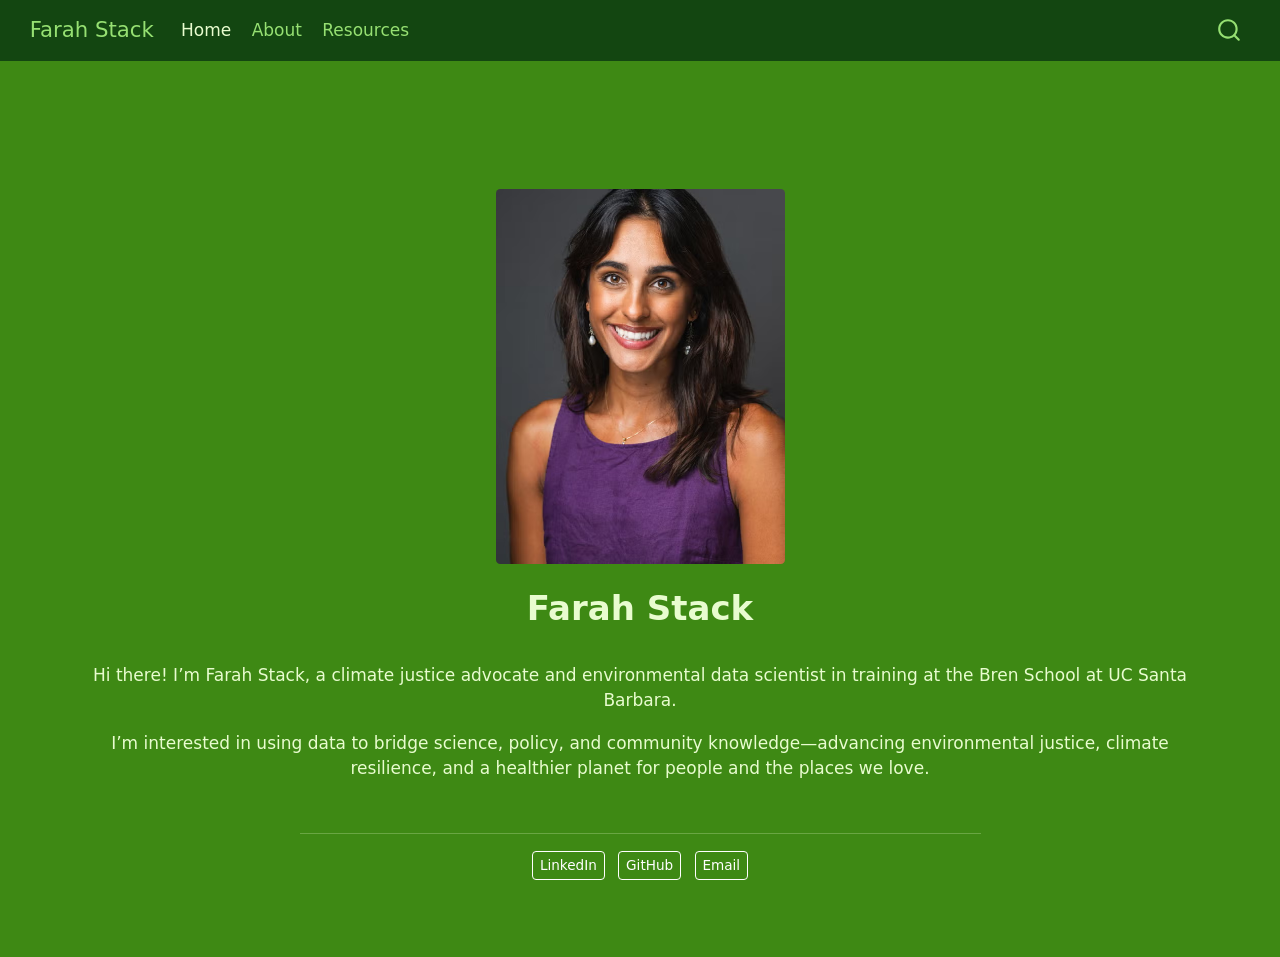
<file: docs/index.html>
<!DOCTYPE html>
<html xmlns="http://www.w3.org/1999/xhtml" lang="en" xml:lang="en"><head>

<meta charset="utf-8">
<meta name="generator" content="quarto-1.10.18">

<meta name="viewport" content="width=device-width, initial-scale=1.0, user-scalable=yes">


<title>Farah Stack</title>
<style>
/* Default styles provided by pandoc.
** See https://pandoc.org/MANUAL.html#variables-for-html for config info.
*/
span.smallcaps{font-variant: small-caps;}
div.columns{display: flex; gap: 1.5em;}
div.column{flex: auto;}
@media screen {
div.columns{gap: min(4vw, 1.5em);}
div.column{overflow-x: auto;}
}
div.hanging-indent{margin-left: 1.5em; text-indent: -1.5em;}
ul.task-list{list-style: none;}
ul.task-list li input[type="checkbox"] {
  width: 0.8em;
  margin: 0 0.8em 0.2em -1em; /* quarto-specific, see https://github.com/quarto-dev/quarto-cli/issues/4556 */ 
  vertical-align: middle;
}
</style>


<script src="site_libs/quarto-nav/quarto-nav.js"></script>
<script src="site_libs/quarto-nav/headroom.min.js"></script>
<script src="site_libs/clipboard/clipboard.min.js"></script>
<script src="site_libs/quarto-search/autocomplete.umd.js"></script>
<script src="site_libs/quarto-search/fuse.min.js"></script>
<script src="site_libs/quarto-search/quarto-search.js"></script>
<meta name="quarto:offset" content="./">
<script src="site_libs/quarto-html/quarto.js" type="module"></script>
<script src="site_libs/quarto-html/tabsets/tabsets.js" type="module"></script>
<script src="site_libs/quarto-html/popper.min.js"></script>
<script src="site_libs/quarto-html/tippy.umd.min.js"></script>
<link href="site_libs/quarto-html/tippy.css" rel="stylesheet">
<link href="site_libs/quarto-html/quarto-syntax-highlighting-dark-b85bc7c33db8c58e0ec93c3465666fed.css" rel="stylesheet" id="quarto-text-highlighting-styles">
<script src="site_libs/bootstrap/bootstrap.min.js"></script>
<link href="site_libs/bootstrap/bootstrap-icons.css" rel="stylesheet">
<link href="site_libs/bootstrap/bootstrap-62df03221026f97686e258c7f0c2fc82.min.css" rel="stylesheet" append-hash="true" id="quarto-bootstrap" data-mode="dark">
<script id="quarto-search-options" type="application/json">{
  "location": "navbar",
  "copy-button": false,
  "collapse-after": 3,
  "panel-placement": "end",
  "type": "overlay",
  "limit": 50,
  "keyboard-shortcut": [
    "f",
    "/",
    "s"
  ],
  "show-item-context": false,
  "language": {
    "search-no-results-text": "No results",
    "search-matching-documents-text": "matching documents",
    "search-copy-link-title": "Copy link to search",
    "search-hide-matches-text": "Hide additional matches",
    "search-more-match-text": "more match in this document",
    "search-more-matches-text": "more matches in this document",
    "search-clear-button-title": "Clear",
    "search-text-placeholder": "",
    "search-detached-cancel-button-title": "Cancel",
    "search-submit-button-title": "Submit",
    "search-label": "Search"
  }
}</script>


</head>

<body class="nav-fixed quarto-light">

<div id="quarto-search-results"></div>
  <header id="quarto-header" class="headroom fixed-top">
    <nav class="navbar navbar-expand-lg " data-bs-theme="dark">
      <div class="navbar-container container-fluid">
      <div class="navbar-brand-container mx-auto">
    <a class="navbar-brand" href="./index.html">
    <span class="navbar-title">Farah Stack</span>
    </a>
  </div>
            <div id="quarto-search" class="" title="Search"></div>
          <button class="navbar-toggler" type="button" data-bs-toggle="collapse" data-bs-target="#navbarCollapse" aria-controls="navbarCollapse" role="menu" aria-expanded="false" aria-label="Toggle navigation" onclick="if (window.quartoToggleHeadroom) { window.quartoToggleHeadroom(); }">
  <span class="navbar-toggler-icon"></span>
</button>
          <div class="collapse navbar-collapse" id="navbarCollapse">
            <ul class="navbar-nav navbar-nav-scroll me-auto">
  <li class="nav-item">
    <a class="nav-link active" href="./index.html" aria-current="page"> 
<span class="menu-text">Home</span></a>
  </li>  
  <li class="nav-item">
    <a class="nav-link" href="./about.html"> 
<span class="menu-text">About</span></a>
  </li>  
  <li class="nav-item">
    <a class="nav-link" href="./resources.html"> 
<span class="menu-text">Resources</span></a>
  </li>  
</ul>
          </div> <!-- /navcollapse -->
            <div class="quarto-navbar-tools">
</div>
      </div> <!-- /container-fluid -->
    </nav>
</header>
<!-- content -->
<div id="quarto-content" class="quarto-container page-columns page-rows-contents page-layout-full page-navbar">
<!-- sidebar -->
<!-- margin-sidebar -->
    
<!-- main -->
<div class="quarto-about-jolla column-page">
  <img src="media/headshot.avif" class="about-image
  rounded " style="width: 17em;">
 <header id="title-block-header" class="quarto-title-block default">
<div class="quarto-title">
<h1 class="title">Farah Stack</h1>
</div>
<div class="quarto-title-meta column-page">
  </div>
</header><main class="content column-page" id="quarto-document-content">
<p>Hi there! I’m Farah Stack, a climate justice advocate and environmental data scientist in training at the Bren School at UC Santa Barbara.</p>
<p>I’m interested in using data to bridge science, policy, and community knowledge—advancing environmental justice, climate resilience, and a healthier planet for people and the places we love.</p>


</main> 
  <hr class="about-sep">
   <div class="about-links">
  <a href="https://www.linkedin.com/in/farahstack/" class="about-link" rel="" target="_blank">
     <span class="about-link-text">LinkedIn</span>
  </a>
  <a href="https://github.com/farahjstack" class="about-link" rel="" target="_blank">
     <span class="about-link-text">GitHub</span>
  </a>
  <a href="mailto:farahjstack@gmail.com" class="about-link" rel="" target="">
     <span class="about-link-text">Email</span>
  </a>
</div>
</div>
 <!-- /main -->
<script id="quarto-html-after-body" type="application/javascript">
  window.document.addEventListener("DOMContentLoaded", function (event) {
    const isCodeAnnotation = (el) => {
      for (const clz of el.classList) {
        if (clz.startsWith('code-annotation-')) {                     
          return true;
        }
      }
      return false;
    }
    const onCopySuccess = function(e) {
      // button target
      const button = e.trigger;
      // don't keep focus
      button.blur();
      // flash "checked"
      button.classList.add('code-copy-button-checked');
      var currentTitle = button.getAttribute("title");
      button.setAttribute("title", "Copied!");
      let tooltip;
      if (window.bootstrap) {
        button.setAttribute("data-bs-toggle", "tooltip");
        button.setAttribute("data-bs-placement", "left");
        button.setAttribute("data-bs-title", "Copied!");
        tooltip = new bootstrap.Tooltip(button, 
          { trigger: "manual", 
            customClass: "code-copy-button-tooltip",
            offset: [0, -8]});
        tooltip.show();    
      }
      setTimeout(function() {
        if (tooltip) {
          tooltip.hide();
          button.removeAttribute("data-bs-title");
          button.removeAttribute("data-bs-toggle");
          button.removeAttribute("data-bs-placement");
        }
        button.setAttribute("title", currentTitle);
        button.classList.remove('code-copy-button-checked');
      }, 1000);
      // clear code selection
      e.clearSelection();
    }
    const getTextToCopy = function(trigger) {
      const outerScaffold = trigger.parentElement.cloneNode(true);
      const codeEl = outerScaffold.querySelector('code');
      for (const childEl of codeEl.children) {
        if (isCodeAnnotation(childEl)) {
          childEl.remove();
        }
      }
      return codeEl.innerText;
    }
    const clipboard = new window.ClipboardJS('.code-copy-button:not([data-in-quarto-modal])', {
      text: getTextToCopy
    });
    clipboard.on('success', onCopySuccess);
    if (window.document.getElementById('quarto-embedded-source-code-modal')) {
      const clipboardModal = new window.ClipboardJS('.code-copy-button[data-in-quarto-modal]', {
        text: getTextToCopy,
        container: window.document.getElementById('quarto-embedded-source-code-modal')
      });
      clipboardModal.on('success', onCopySuccess);
    }
      var localhostRegex = new RegExp(/^(?:http|https):\/\/localhost\:?[0-9]*\//);
      var mailtoRegex = new RegExp(/^mailto:/);
        var filterRegex = new RegExp('/' + window.location.host + '/');
      var isInternal = (href) => {
          return filterRegex.test(href) || localhostRegex.test(href) || mailtoRegex.test(href);
      }
      // Inspect non-navigation links and adorn them if external
     var links = window.document.querySelectorAll('a[href]:not(.nav-link):not(.navbar-brand):not(.toc-action):not(.sidebar-link):not(.sidebar-item-toggle):not(.pagination-link):not(.no-external):not([aria-hidden]):not(.dropdown-item):not(.quarto-navigation-tool):not(.about-link)');
      for (var i=0; i<links.length; i++) {
        const link = links[i];
        if (!isInternal(link.href)) {
          // undo the damage that might have been done by quarto-nav.js in the case of
          // links that we want to consider external
          if (link.dataset.originalHref !== undefined) {
            link.href = link.dataset.originalHref;
          }
        }
      }
    function tippyHover(el, contentFn, onTriggerFn, onUntriggerFn) {
      const config = {
        allowHTML: true,
        maxWidth: 500,
        delay: 100,
        arrow: false,
        appendTo: function(el) {
            return el.parentElement;
        },
        interactive: true,
        interactiveBorder: 10,
        theme: 'quarto',
        placement: 'bottom-start',
      };
      if (contentFn) {
        config.content = contentFn;
      }
      if (onTriggerFn) {
        config.onTrigger = onTriggerFn;
      }
      if (onUntriggerFn) {
        config.onUntrigger = onUntriggerFn;
      }
      window.tippy(el, config); 
    }
    const noterefs = window.document.querySelectorAll('a[role="doc-noteref"]');
    for (var i=0; i<noterefs.length; i++) {
      const ref = noterefs[i];
      tippyHover(ref, function() {
        // use id or data attribute instead here
        let href = ref.getAttribute('data-footnote-href') || ref.getAttribute('href');
        try { href = new URL(href).hash; } catch {}
        const id = href.replace(/^#\/?/, "");
        const note = window.document.getElementById(id);
        if (note) {
          return note.innerHTML;
        } else {
          return "";
        }
      });
    }
    const xrefs = window.document.querySelectorAll('a.quarto-xref');
    const processXRef = (id, note) => {
      // Strip column container classes
      const stripColumnClz = (el) => {
        el.classList.remove("page-full", "page-columns");
        if (el.children) {
          for (const child of el.children) {
            stripColumnClz(child);
          }
        }
      }
      stripColumnClz(note)
      if (id === null || id.startsWith('sec-')) {
        // Special case sections, only their first couple elements
        const container = document.createElement("div");
        if (note.children && note.children.length > 2) {
          container.appendChild(note.children[0].cloneNode(true));
          for (let i = 1; i < note.children.length; i++) {
            const child = note.children[i];
            if (child.tagName === "P" && child.innerText === "") {
              continue;
            } else {
              container.appendChild(child.cloneNode(true));
              break;
            }
          }
          if (window.Quarto?.typesetMath) {
            window.Quarto.typesetMath(container);
          }
          return container.innerHTML
        } else {
          if (window.Quarto?.typesetMath) {
            window.Quarto.typesetMath(note);
          }
          return note.innerHTML;
        }
      } else {
        // Remove any anchor links if they are present
        const anchorLink = note.querySelector('a.anchorjs-link');
        if (anchorLink) {
          anchorLink.remove();
        }
        if (window.Quarto?.typesetMath) {
          window.Quarto.typesetMath(note);
        }
        if (note.classList.contains("callout")) {
          return note.outerHTML;
        } else {
          return note.innerHTML;
        }
      }
    }
    for (var i=0; i<xrefs.length; i++) {
      const xref = xrefs[i];
      tippyHover(xref, undefined, function(instance) {
        instance.disable();
        let url = xref.getAttribute('href');
        let hash = undefined; 
        if (url.startsWith('#')) {
          hash = url;
        } else {
          try { hash = new URL(url).hash; } catch {}
        }
        if (hash) {
          const id = hash.replace(/^#\/?/, "");
          const note = window.document.getElementById(id);
          if (note !== null) {
            try {
              const html = processXRef(id, note.cloneNode(true));
              instance.setContent(html);
            } finally {
              instance.enable();
              instance.show();
            }
          } else {
            // See if we can fetch this
            fetch(url.split('#')[0])
            .then(res => res.text())
            .then(html => {
              const parser = new DOMParser();
              const htmlDoc = parser.parseFromString(html, "text/html");
              const note = htmlDoc.getElementById(id);
              if (note !== null) {
                const html = processXRef(id, note);
                instance.setContent(html);
              } 
            }).finally(() => {
              instance.enable();
              instance.show();
            });
          }
        } else {
          // See if we can fetch a full url (with no hash to target)
          // This is a special case and we should probably do some content thinning / targeting
          fetch(url)
          .then(res => res.text())
          .then(html => {
            const parser = new DOMParser();
            const htmlDoc = parser.parseFromString(html, "text/html");
            const note = htmlDoc.querySelector('main.content');
            if (note !== null) {
              // This should only happen for chapter cross references
              // (since there is no id in the URL)
              // remove the first header
              if (note.children.length > 0 && note.children[0].tagName === "HEADER") {
                note.children[0].remove();
              }
              const html = processXRef(null, note);
              instance.setContent(html);
            } 
          }).finally(() => {
            instance.enable();
            instance.show();
          });
        }
      }, function(instance) {
      });
    }
        let selectedAnnoteEl;
        const selectorForAnnotation = ( cell, annotation) => {
          let cellAttr = 'data-code-cell="' + cell + '"';
          let lineAttr = 'data-code-annotation="' +  annotation + '"';
          const selector = 'span[' + cellAttr + '][' + lineAttr + ']';
          return selector;
        }
        const selectCodeLines = (annoteEl) => {
          const doc = window.document;
          const targetCell = annoteEl.getAttribute("data-target-cell");
          const targetAnnotation = annoteEl.getAttribute("data-target-annotation");
          const annoteSpan = window.document.querySelector(selectorForAnnotation(targetCell, targetAnnotation));
          const lines = annoteSpan.getAttribute("data-code-lines").split(",");
          const lineIds = lines.map((line) => {
            return targetCell + "-" + line;
          })
          let top = null;
          let height = null;
          let parent = null;
          if (lineIds.length > 0) {
              //compute the position of the single el (top and bottom and make a div)
              const el = window.document.getElementById(lineIds[0]);
              top = el.offsetTop;
              height = el.offsetHeight;
              parent = el.parentElement.parentElement;
            if (lineIds.length > 1) {
              const lastEl = window.document.getElementById(lineIds[lineIds.length - 1]);
              const bottom = lastEl.offsetTop + lastEl.offsetHeight;
              height = bottom - top;
            }
            if (top !== null && height !== null && parent !== null) {
              // cook up a div (if necessary) and position it 
              let div = window.document.getElementById("code-annotation-line-highlight");
              if (div === null) {
                div = window.document.createElement("div");
                div.setAttribute("id", "code-annotation-line-highlight");
                div.style.position = 'absolute';
                parent.appendChild(div);
              }
              div.style.top = top - 2 + "px";
              div.style.height = height + 4 + "px";
              div.style.left = 0;
              let gutterDiv = window.document.getElementById("code-annotation-line-highlight-gutter");
              if (gutterDiv === null) {
                gutterDiv = window.document.createElement("div");
                gutterDiv.setAttribute("id", "code-annotation-line-highlight-gutter");
                gutterDiv.style.position = 'absolute';
                const codeCell = window.document.getElementById(targetCell);
                const gutter = codeCell.querySelector('.code-annotation-gutter');
                gutter.appendChild(gutterDiv);
              }
              gutterDiv.style.top = top - 2 + "px";
              gutterDiv.style.height = height + 4 + "px";
            }
            selectedAnnoteEl = annoteEl;
          }
        };
        const unselectCodeLines = () => {
          const elementsIds = ["code-annotation-line-highlight", "code-annotation-line-highlight-gutter"];
          elementsIds.forEach((elId) => {
            const div = window.document.getElementById(elId);
            if (div) {
              div.remove();
            }
          });
          selectedAnnoteEl = undefined;
        };
          // Handle positioning of the toggle
      window.addEventListener(
        "resize",
        throttle(() => {
          elRect = undefined;
          if (selectedAnnoteEl) {
            selectCodeLines(selectedAnnoteEl);
          }
        }, 10)
      );
      function throttle(fn, ms) {
      let throttle = false;
      let timer;
        return (...args) => {
          if(!throttle) { // first call gets through
              fn.apply(this, args);
              throttle = true;
          } else { // all the others get throttled
              if(timer) clearTimeout(timer); // cancel #2
              timer = setTimeout(() => {
                fn.apply(this, args);
                timer = throttle = false;
              }, ms);
          }
        };
      }
        // Attach click handler to the DT
        const annoteDls = window.document.querySelectorAll('dt[data-target-cell]');
        for (const annoteDlNode of annoteDls) {
          annoteDlNode.addEventListener('click', (event) => {
            const clickedEl = event.target;
            if (clickedEl !== selectedAnnoteEl) {
              unselectCodeLines();
              const activeEl = window.document.querySelector('dt[data-target-cell].code-annotation-active');
              if (activeEl) {
                activeEl.classList.remove('code-annotation-active');
              }
              selectCodeLines(clickedEl);
              clickedEl.classList.add('code-annotation-active');
            } else {
              // Unselect the line
              unselectCodeLines();
              clickedEl.classList.remove('code-annotation-active');
            }
          });
        }
    const findCites = (el) => {
      const parentEl = el.parentElement;
      if (parentEl) {
        const cites = parentEl.dataset.cites;
        if (cites) {
          return {
            el,
            cites: cites.split(' ')
          };
        } else {
          return findCites(el.parentElement)
        }
      } else {
        return undefined;
      }
    };
    var bibliorefs = window.document.querySelectorAll('a[role="doc-biblioref"]');
    for (var i=0; i<bibliorefs.length; i++) {
      const ref = bibliorefs[i];
      const citeInfo = findCites(ref);
      if (citeInfo) {
        tippyHover(citeInfo.el, function() {
          var popup = window.document.createElement('div');
          citeInfo.cites.forEach(function(cite) {
            var citeDiv = window.document.createElement('div');
            citeDiv.classList.add('hanging-indent');
            citeDiv.classList.add('csl-entry');
            var biblioDiv = window.document.getElementById('ref-' + cite);
            if (biblioDiv) {
              citeDiv.innerHTML = biblioDiv.innerHTML;
            }
            popup.appendChild(citeDiv);
          });
          return popup.innerHTML;
        });
      }
    }
  });
  </script>
</div> <!-- /content -->




</body></html>
</file>
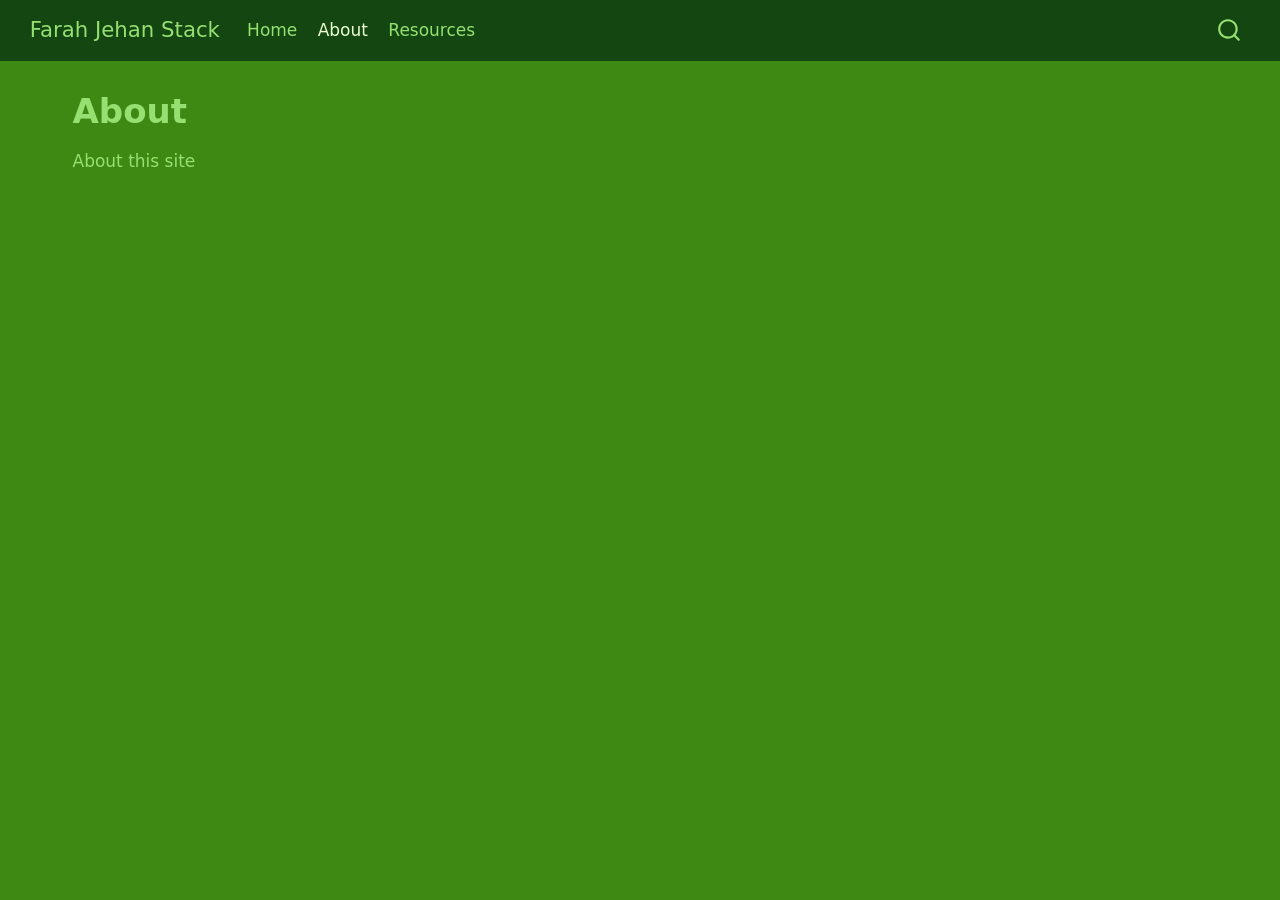
<file: docs/about.html>
<!DOCTYPE html>
<html xmlns="http://www.w3.org/1999/xhtml" lang="en" xml:lang="en"><head>

<meta charset="utf-8">
<meta name="generator" content="quarto-1.10.18">

<meta name="viewport" content="width=device-width, initial-scale=1.0, user-scalable=yes">


<title>About – Farah Jehan Stack</title>
<style>
/* Default styles provided by pandoc.
** See https://pandoc.org/MANUAL.html#variables-for-html for config info.
*/
span.smallcaps{font-variant: small-caps;}
div.columns{display: flex; gap: 1.5em;}
div.column{flex: auto;}
@media screen {
div.columns{gap: min(4vw, 1.5em);}
div.column{overflow-x: auto;}
}
div.hanging-indent{margin-left: 1.5em; text-indent: -1.5em;}
ul.task-list{list-style: none;}
ul.task-list li input[type="checkbox"] {
  width: 0.8em;
  margin: 0 0.8em 0.2em -1em; /* quarto-specific, see https://github.com/quarto-dev/quarto-cli/issues/4556 */ 
  vertical-align: middle;
}
</style>


<script src="site_libs/quarto-nav/quarto-nav.js"></script>
<script src="site_libs/quarto-nav/headroom.min.js"></script>
<script src="site_libs/clipboard/clipboard.min.js"></script>
<script src="site_libs/quarto-search/autocomplete.umd.js"></script>
<script src="site_libs/quarto-search/fuse.min.js"></script>
<script src="site_libs/quarto-search/quarto-search.js"></script>
<meta name="quarto:offset" content="./">
<script src="site_libs/quarto-html/quarto.js" type="module"></script>
<script src="site_libs/quarto-html/tabsets/tabsets.js" type="module"></script>
<script src="site_libs/quarto-html/popper.min.js"></script>
<script src="site_libs/quarto-html/tippy.umd.min.js"></script>
<script src="site_libs/quarto-html/anchor.min.js"></script>
<link href="site_libs/quarto-html/tippy.css" rel="stylesheet">
<link href="site_libs/quarto-html/quarto-syntax-highlighting-dark-b85bc7c33db8c58e0ec93c3465666fed.css" rel="stylesheet" id="quarto-text-highlighting-styles">
<script src="site_libs/bootstrap/bootstrap.min.js"></script>
<link href="site_libs/bootstrap/bootstrap-icons.css" rel="stylesheet">
<link href="site_libs/bootstrap/bootstrap-73042639978e218c9eb0e69f98ea576e.min.css" rel="stylesheet" append-hash="true" id="quarto-bootstrap" data-mode="dark">
<script id="quarto-search-options" type="application/json">{
  "location": "navbar",
  "copy-button": false,
  "collapse-after": 3,
  "panel-placement": "end",
  "type": "overlay",
  "limit": 50,
  "keyboard-shortcut": [
    "f",
    "/",
    "s"
  ],
  "show-item-context": false,
  "language": {
    "search-no-results-text": "No results",
    "search-matching-documents-text": "matching documents",
    "search-copy-link-title": "Copy link to search",
    "search-hide-matches-text": "Hide additional matches",
    "search-more-match-text": "more match in this document",
    "search-more-matches-text": "more matches in this document",
    "search-clear-button-title": "Clear",
    "search-text-placeholder": "",
    "search-detached-cancel-button-title": "Cancel",
    "search-submit-button-title": "Submit",
    "search-label": "Search"
  }
}</script>


</head>

<body class="nav-fixed quarto-light">

<div id="quarto-search-results"></div>
  <header id="quarto-header" class="headroom fixed-top">
    <nav class="navbar navbar-expand-lg " data-bs-theme="dark">
      <div class="navbar-container container-fluid">
      <div class="navbar-brand-container mx-auto">
    <a class="navbar-brand" href="./index.html">
    <span class="navbar-title">Farah Jehan Stack</span>
    </a>
  </div>
            <div id="quarto-search" class="" title="Search"></div>
          <button class="navbar-toggler" type="button" data-bs-toggle="collapse" data-bs-target="#navbarCollapse" aria-controls="navbarCollapse" role="menu" aria-expanded="false" aria-label="Toggle navigation" onclick="if (window.quartoToggleHeadroom) { window.quartoToggleHeadroom(); }">
  <span class="navbar-toggler-icon"></span>
</button>
          <div class="collapse navbar-collapse" id="navbarCollapse">
            <ul class="navbar-nav navbar-nav-scroll me-auto">
  <li class="nav-item">
    <a class="nav-link" href="./index.html"> 
<span class="menu-text">Home</span></a>
  </li>  
  <li class="nav-item">
    <a class="nav-link active" href="./about.html" aria-current="page"> 
<span class="menu-text">About</span></a>
  </li>  
  <li class="nav-item">
    <a class="nav-link" href="./resources.html"> 
<span class="menu-text">Resources</span></a>
  </li>  
</ul>
          </div> <!-- /navcollapse -->
            <div class="quarto-navbar-tools">
</div>
      </div> <!-- /container-fluid -->
    </nav>
</header>
<!-- content -->
<div id="quarto-content" class="quarto-container page-columns page-rows-contents page-layout-full page-navbar">
<!-- sidebar -->
<!-- margin-sidebar -->
    <div id="quarto-margin-sidebar" class="sidebar margin-sidebar zindex-bottom">
        
    </div>
<!-- main -->
<main class="content column-page" id="quarto-document-content">

<header id="title-block-header" class="quarto-title-block default">
<div class="quarto-title">
<h1 class="title">About</h1>
</div>



<div class="quarto-title-meta column-page">

    
  
    
  </div>
  


</header>


<p>About this site</p>



</main> <!-- /main -->
<script id="quarto-html-after-body" type="application/javascript">
  window.document.addEventListener("DOMContentLoaded", function (event) {
    const icon = "";
    const anchorJS = new window.AnchorJS();
    anchorJS.options = {
      placement: 'right',
      icon: icon
    };
    anchorJS.add('.anchored');
    const isCodeAnnotation = (el) => {
      for (const clz of el.classList) {
        if (clz.startsWith('code-annotation-')) {                     
          return true;
        }
      }
      return false;
    }
    const onCopySuccess = function(e) {
      // button target
      const button = e.trigger;
      // don't keep focus
      button.blur();
      // flash "checked"
      button.classList.add('code-copy-button-checked');
      var currentTitle = button.getAttribute("title");
      button.setAttribute("title", "Copied!");
      let tooltip;
      if (window.bootstrap) {
        button.setAttribute("data-bs-toggle", "tooltip");
        button.setAttribute("data-bs-placement", "left");
        button.setAttribute("data-bs-title", "Copied!");
        tooltip = new bootstrap.Tooltip(button, 
          { trigger: "manual", 
            customClass: "code-copy-button-tooltip",
            offset: [0, -8]});
        tooltip.show();    
      }
      setTimeout(function() {
        if (tooltip) {
          tooltip.hide();
          button.removeAttribute("data-bs-title");
          button.removeAttribute("data-bs-toggle");
          button.removeAttribute("data-bs-placement");
        }
        button.setAttribute("title", currentTitle);
        button.classList.remove('code-copy-button-checked');
      }, 1000);
      // clear code selection
      e.clearSelection();
    }
    const getTextToCopy = function(trigger) {
      const outerScaffold = trigger.parentElement.cloneNode(true);
      const codeEl = outerScaffold.querySelector('code');
      for (const childEl of codeEl.children) {
        if (isCodeAnnotation(childEl)) {
          childEl.remove();
        }
      }
      return codeEl.innerText;
    }
    const clipboard = new window.ClipboardJS('.code-copy-button:not([data-in-quarto-modal])', {
      text: getTextToCopy
    });
    clipboard.on('success', onCopySuccess);
    if (window.document.getElementById('quarto-embedded-source-code-modal')) {
      const clipboardModal = new window.ClipboardJS('.code-copy-button[data-in-quarto-modal]', {
        text: getTextToCopy,
        container: window.document.getElementById('quarto-embedded-source-code-modal')
      });
      clipboardModal.on('success', onCopySuccess);
    }
      var localhostRegex = new RegExp(/^(?:http|https):\/\/localhost\:?[0-9]*\//);
      var mailtoRegex = new RegExp(/^mailto:/);
        var filterRegex = new RegExp('/' + window.location.host + '/');
      var isInternal = (href) => {
          return filterRegex.test(href) || localhostRegex.test(href) || mailtoRegex.test(href);
      }
      // Inspect non-navigation links and adorn them if external
     var links = window.document.querySelectorAll('a[href]:not(.nav-link):not(.navbar-brand):not(.toc-action):not(.sidebar-link):not(.sidebar-item-toggle):not(.pagination-link):not(.no-external):not([aria-hidden]):not(.dropdown-item):not(.quarto-navigation-tool):not(.about-link)');
      for (var i=0; i<links.length; i++) {
        const link = links[i];
        if (!isInternal(link.href)) {
          // undo the damage that might have been done by quarto-nav.js in the case of
          // links that we want to consider external
          if (link.dataset.originalHref !== undefined) {
            link.href = link.dataset.originalHref;
          }
        }
      }
    function tippyHover(el, contentFn, onTriggerFn, onUntriggerFn) {
      const config = {
        allowHTML: true,
        maxWidth: 500,
        delay: 100,
        arrow: false,
        appendTo: function(el) {
            return el.parentElement;
        },
        interactive: true,
        interactiveBorder: 10,
        theme: 'quarto',
        placement: 'bottom-start',
      };
      if (contentFn) {
        config.content = contentFn;
      }
      if (onTriggerFn) {
        config.onTrigger = onTriggerFn;
      }
      if (onUntriggerFn) {
        config.onUntrigger = onUntriggerFn;
      }
      window.tippy(el, config); 
    }
    const noterefs = window.document.querySelectorAll('a[role="doc-noteref"]');
    for (var i=0; i<noterefs.length; i++) {
      const ref = noterefs[i];
      tippyHover(ref, function() {
        // use id or data attribute instead here
        let href = ref.getAttribute('data-footnote-href') || ref.getAttribute('href');
        try { href = new URL(href).hash; } catch {}
        const id = href.replace(/^#\/?/, "");
        const note = window.document.getElementById(id);
        if (note) {
          return note.innerHTML;
        } else {
          return "";
        }
      });
    }
    const xrefs = window.document.querySelectorAll('a.quarto-xref');
    const processXRef = (id, note) => {
      // Strip column container classes
      const stripColumnClz = (el) => {
        el.classList.remove("page-full", "page-columns");
        if (el.children) {
          for (const child of el.children) {
            stripColumnClz(child);
          }
        }
      }
      stripColumnClz(note)
      if (id === null || id.startsWith('sec-')) {
        // Special case sections, only their first couple elements
        const container = document.createElement("div");
        if (note.children && note.children.length > 2) {
          container.appendChild(note.children[0].cloneNode(true));
          for (let i = 1; i < note.children.length; i++) {
            const child = note.children[i];
            if (child.tagName === "P" && child.innerText === "") {
              continue;
            } else {
              container.appendChild(child.cloneNode(true));
              break;
            }
          }
          if (window.Quarto?.typesetMath) {
            window.Quarto.typesetMath(container);
          }
          return container.innerHTML
        } else {
          if (window.Quarto?.typesetMath) {
            window.Quarto.typesetMath(note);
          }
          return note.innerHTML;
        }
      } else {
        // Remove any anchor links if they are present
        const anchorLink = note.querySelector('a.anchorjs-link');
        if (anchorLink) {
          anchorLink.remove();
        }
        if (window.Quarto?.typesetMath) {
          window.Quarto.typesetMath(note);
        }
        if (note.classList.contains("callout")) {
          return note.outerHTML;
        } else {
          return note.innerHTML;
        }
      }
    }
    for (var i=0; i<xrefs.length; i++) {
      const xref = xrefs[i];
      tippyHover(xref, undefined, function(instance) {
        instance.disable();
        let url = xref.getAttribute('href');
        let hash = undefined; 
        if (url.startsWith('#')) {
          hash = url;
        } else {
          try { hash = new URL(url).hash; } catch {}
        }
        if (hash) {
          const id = hash.replace(/^#\/?/, "");
          const note = window.document.getElementById(id);
          if (note !== null) {
            try {
              const html = processXRef(id, note.cloneNode(true));
              instance.setContent(html);
            } finally {
              instance.enable();
              instance.show();
            }
          } else {
            // See if we can fetch this
            fetch(url.split('#')[0])
            .then(res => res.text())
            .then(html => {
              const parser = new DOMParser();
              const htmlDoc = parser.parseFromString(html, "text/html");
              const note = htmlDoc.getElementById(id);
              if (note !== null) {
                const html = processXRef(id, note);
                instance.setContent(html);
              } 
            }).finally(() => {
              instance.enable();
              instance.show();
            });
          }
        } else {
          // See if we can fetch a full url (with no hash to target)
          // This is a special case and we should probably do some content thinning / targeting
          fetch(url)
          .then(res => res.text())
          .then(html => {
            const parser = new DOMParser();
            const htmlDoc = parser.parseFromString(html, "text/html");
            const note = htmlDoc.querySelector('main.content');
            if (note !== null) {
              // This should only happen for chapter cross references
              // (since there is no id in the URL)
              // remove the first header
              if (note.children.length > 0 && note.children[0].tagName === "HEADER") {
                note.children[0].remove();
              }
              const html = processXRef(null, note);
              instance.setContent(html);
            } 
          }).finally(() => {
            instance.enable();
            instance.show();
          });
        }
      }, function(instance) {
      });
    }
        let selectedAnnoteEl;
        const selectorForAnnotation = ( cell, annotation) => {
          let cellAttr = 'data-code-cell="' + cell + '"';
          let lineAttr = 'data-code-annotation="' +  annotation + '"';
          const selector = 'span[' + cellAttr + '][' + lineAttr + ']';
          return selector;
        }
        const selectCodeLines = (annoteEl) => {
          const doc = window.document;
          const targetCell = annoteEl.getAttribute("data-target-cell");
          const targetAnnotation = annoteEl.getAttribute("data-target-annotation");
          const annoteSpan = window.document.querySelector(selectorForAnnotation(targetCell, targetAnnotation));
          const lines = annoteSpan.getAttribute("data-code-lines").split(",");
          const lineIds = lines.map((line) => {
            return targetCell + "-" + line;
          })
          let top = null;
          let height = null;
          let parent = null;
          if (lineIds.length > 0) {
              //compute the position of the single el (top and bottom and make a div)
              const el = window.document.getElementById(lineIds[0]);
              top = el.offsetTop;
              height = el.offsetHeight;
              parent = el.parentElement.parentElement;
            if (lineIds.length > 1) {
              const lastEl = window.document.getElementById(lineIds[lineIds.length - 1]);
              const bottom = lastEl.offsetTop + lastEl.offsetHeight;
              height = bottom - top;
            }
            if (top !== null && height !== null && parent !== null) {
              // cook up a div (if necessary) and position it 
              let div = window.document.getElementById("code-annotation-line-highlight");
              if (div === null) {
                div = window.document.createElement("div");
                div.setAttribute("id", "code-annotation-line-highlight");
                div.style.position = 'absolute';
                parent.appendChild(div);
              }
              div.style.top = top - 2 + "px";
              div.style.height = height + 4 + "px";
              div.style.left = 0;
              let gutterDiv = window.document.getElementById("code-annotation-line-highlight-gutter");
              if (gutterDiv === null) {
                gutterDiv = window.document.createElement("div");
                gutterDiv.setAttribute("id", "code-annotation-line-highlight-gutter");
                gutterDiv.style.position = 'absolute';
                const codeCell = window.document.getElementById(targetCell);
                const gutter = codeCell.querySelector('.code-annotation-gutter');
                gutter.appendChild(gutterDiv);
              }
              gutterDiv.style.top = top - 2 + "px";
              gutterDiv.style.height = height + 4 + "px";
            }
            selectedAnnoteEl = annoteEl;
          }
        };
        const unselectCodeLines = () => {
          const elementsIds = ["code-annotation-line-highlight", "code-annotation-line-highlight-gutter"];
          elementsIds.forEach((elId) => {
            const div = window.document.getElementById(elId);
            if (div) {
              div.remove();
            }
          });
          selectedAnnoteEl = undefined;
        };
          // Handle positioning of the toggle
      window.addEventListener(
        "resize",
        throttle(() => {
          elRect = undefined;
          if (selectedAnnoteEl) {
            selectCodeLines(selectedAnnoteEl);
          }
        }, 10)
      );
      function throttle(fn, ms) {
      let throttle = false;
      let timer;
        return (...args) => {
          if(!throttle) { // first call gets through
              fn.apply(this, args);
              throttle = true;
          } else { // all the others get throttled
              if(timer) clearTimeout(timer); // cancel #2
              timer = setTimeout(() => {
                fn.apply(this, args);
                timer = throttle = false;
              }, ms);
          }
        };
      }
        // Attach click handler to the DT
        const annoteDls = window.document.querySelectorAll('dt[data-target-cell]');
        for (const annoteDlNode of annoteDls) {
          annoteDlNode.addEventListener('click', (event) => {
            const clickedEl = event.target;
            if (clickedEl !== selectedAnnoteEl) {
              unselectCodeLines();
              const activeEl = window.document.querySelector('dt[data-target-cell].code-annotation-active');
              if (activeEl) {
                activeEl.classList.remove('code-annotation-active');
              }
              selectCodeLines(clickedEl);
              clickedEl.classList.add('code-annotation-active');
            } else {
              // Unselect the line
              unselectCodeLines();
              clickedEl.classList.remove('code-annotation-active');
            }
          });
        }
    const findCites = (el) => {
      const parentEl = el.parentElement;
      if (parentEl) {
        const cites = parentEl.dataset.cites;
        if (cites) {
          return {
            el,
            cites: cites.split(' ')
          };
        } else {
          return findCites(el.parentElement)
        }
      } else {
        return undefined;
      }
    };
    var bibliorefs = window.document.querySelectorAll('a[role="doc-biblioref"]');
    for (var i=0; i<bibliorefs.length; i++) {
      const ref = bibliorefs[i];
      const citeInfo = findCites(ref);
      if (citeInfo) {
        tippyHover(citeInfo.el, function() {
          var popup = window.document.createElement('div');
          citeInfo.cites.forEach(function(cite) {
            var citeDiv = window.document.createElement('div');
            citeDiv.classList.add('hanging-indent');
            citeDiv.classList.add('csl-entry');
            var biblioDiv = window.document.getElementById('ref-' + cite);
            if (biblioDiv) {
              citeDiv.innerHTML = biblioDiv.innerHTML;
            }
            popup.appendChild(citeDiv);
          });
          return popup.innerHTML;
        });
      }
    }
  });
  </script>
</div> <!-- /content -->




</body></html>
</file>
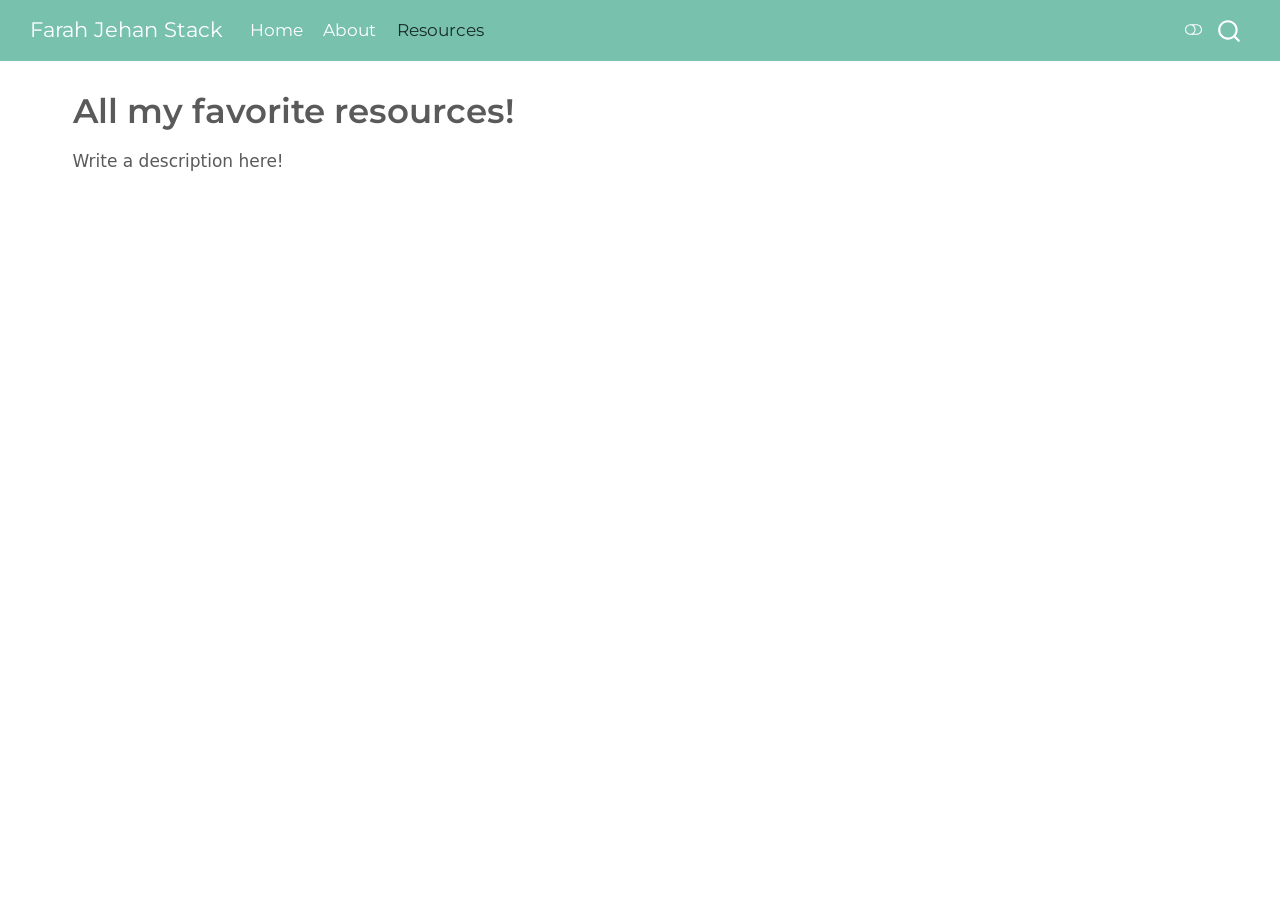
<file: docs/resources.html>
<!DOCTYPE html>
<html xmlns="http://www.w3.org/1999/xhtml" lang="en" xml:lang="en"><head>

<meta charset="utf-8">
<meta name="generator" content="quarto-1.10.18">

<meta name="viewport" content="width=device-width, initial-scale=1.0, user-scalable=yes">


<title>All my favorite resources! – Farah Jehan Stack</title>
<style>
/* Default styles provided by pandoc.
** See https://pandoc.org/MANUAL.html#variables-for-html for config info.
*/
span.smallcaps{font-variant: small-caps;}
div.columns{display: flex; gap: 1.5em;}
div.column{flex: auto;}
@media screen {
div.columns{gap: min(4vw, 1.5em);}
div.column{overflow-x: auto;}
}
div.hanging-indent{margin-left: 1.5em; text-indent: -1.5em;}
ul.task-list{list-style: none;}
ul.task-list li input[type="checkbox"] {
  width: 0.8em;
  margin: 0 0.8em 0.2em -1em; /* quarto-specific, see https://github.com/quarto-dev/quarto-cli/issues/4556 */ 
  vertical-align: middle;
}
</style>


<script src="site_libs/quarto-nav/quarto-nav.js"></script>
<script src="site_libs/quarto-nav/headroom.min.js"></script>
<script src="site_libs/clipboard/clipboard.min.js"></script>
<script src="site_libs/quarto-search/autocomplete.umd.js"></script>
<script src="site_libs/quarto-search/fuse.min.js"></script>
<script src="site_libs/quarto-search/quarto-search.js"></script>
<meta name="quarto:offset" content="./">
<script src="site_libs/quarto-html/quarto.js" type="module"></script>
<script src="site_libs/quarto-html/tabsets/tabsets.js" type="module"></script>
<script src="site_libs/quarto-html/popper.min.js"></script>
<script src="site_libs/quarto-html/tippy.umd.min.js"></script>
<script src="site_libs/quarto-html/anchor.min.js"></script>
<link href="site_libs/quarto-html/tippy.css" rel="stylesheet">
<link href="site_libs/quarto-html/quarto-syntax-highlighting-64a204ab8560d761af7679ceaba22944.css" rel="stylesheet" class="quarto-color-scheme" id="quarto-text-highlighting-styles">
<link href="site_libs/quarto-html/quarto-syntax-highlighting-dark-b85bc7c33db8c58e0ec93c3465666fed.css" rel="stylesheet" class="quarto-color-scheme quarto-color-alternate" id="quarto-text-highlighting-styles">
<link href="site_libs/quarto-html/quarto-syntax-highlighting-64a204ab8560d761af7679ceaba22944.css" rel="stylesheet" class="quarto-color-scheme-extra" id="quarto-text-highlighting-styles">
<script src="site_libs/bootstrap/bootstrap.min.js"></script>
<link href="site_libs/bootstrap/bootstrap-icons.css" rel="stylesheet">
<link href="site_libs/bootstrap/bootstrap-496a71ca20b0deb91189619ea2a1a39c.min.css" rel="stylesheet" append-hash="true" class="quarto-color-scheme" id="quarto-bootstrap" data-mode="light">
<link href="site_libs/bootstrap/bootstrap-dark-96f880facfb47fdc72767fb43baf3cf7.min.css" rel="stylesheet" append-hash="true" class="quarto-color-scheme quarto-color-alternate" id="quarto-bootstrap" data-mode="dark">
<link href="site_libs/bootstrap/bootstrap-496a71ca20b0deb91189619ea2a1a39c.min.css" rel="stylesheet" append-hash="true" class="quarto-color-scheme-extra" id="quarto-bootstrap" data-mode="light">
<script id="quarto-search-options" type="application/json">{
  "location": "navbar",
  "copy-button": false,
  "collapse-after": 3,
  "panel-placement": "end",
  "type": "overlay",
  "limit": 50,
  "keyboard-shortcut": [
    "f",
    "/",
    "s"
  ],
  "show-item-context": false,
  "language": {
    "search-no-results-text": "No results",
    "search-matching-documents-text": "matching documents",
    "search-copy-link-title": "Copy link to search",
    "search-hide-matches-text": "Hide additional matches",
    "search-more-match-text": "more match in this document",
    "search-more-matches-text": "more matches in this document",
    "search-clear-button-title": "Clear",
    "search-text-placeholder": "",
    "search-detached-cancel-button-title": "Cancel",
    "search-submit-button-title": "Submit",
    "search-label": "Search"
  }
}</script>


<link rel="stylesheet" href="styles.css">
</head>

<body class="nav-fixed quarto-light"><script id="quarto-html-before-body" type="application/javascript">
    const toggleBodyColorMode = (bsSheetEl) => {
      const mode = bsSheetEl.getAttribute("data-mode");
      const bodyEl = window.document.querySelector("body");
      if (mode === "dark") {
        bodyEl.classList.add("quarto-dark");
        bodyEl.classList.remove("quarto-light");
      } else {
        bodyEl.classList.add("quarto-light");
        bodyEl.classList.remove("quarto-dark");
      }
    }
    const toggleBodyColorPrimary = () => {
      const bsSheetEl = window.document.querySelector("link#quarto-bootstrap:not([rel=disabled-stylesheet])");
      if (bsSheetEl) {
        toggleBodyColorMode(bsSheetEl);
      }
    }
    const setColorSchemeToggle = (alternate) => {
      const toggles = window.document.querySelectorAll('.quarto-color-scheme-toggle');
      for (let i=0; i < toggles.length; i++) {
        const toggle = toggles[i];
        if (toggle) {
          if (alternate) {
            toggle.classList.add("alternate");
          } else {
            toggle.classList.remove("alternate");
          }
        }
      }
    };
    const toggleColorMode = (alternate) => {
      // Switch the stylesheets
      const primaryStylesheets = window.document.querySelectorAll('link.quarto-color-scheme:not(.quarto-color-alternate)');
      const alternateStylesheets = window.document.querySelectorAll('link.quarto-color-scheme.quarto-color-alternate');
      manageTransitions('#quarto-margin-sidebar .nav-link', false);
      if (alternate) {
        // note: dark is layered on light, we don't disable primary!
        enableStylesheet(alternateStylesheets);
        for (const sheetNode of alternateStylesheets) {
          if (sheetNode.id === "quarto-bootstrap") {
            toggleBodyColorMode(sheetNode);
          }
        }
      } else {
        disableStylesheet(alternateStylesheets);
        enableStylesheet(primaryStylesheets)
        toggleBodyColorPrimary();
      }
      manageTransitions('#quarto-margin-sidebar .nav-link', true);
      // Switch the toggles
      setColorSchemeToggle(alternate)
      // Hack to workaround the fact that safari doesn't
      // properly recolor the scrollbar when toggling (#1455)
      if (navigator.userAgent.indexOf('Safari') > 0 && navigator.userAgent.indexOf('Chrome') == -1) {
        manageTransitions("body", false);
        window.scrollTo(0, 1);
        setTimeout(() => {
          window.scrollTo(0, 0);
          manageTransitions("body", true);
        }, 40);
      }
    }
    const disableStylesheet = (stylesheets) => {
      for (let i=0; i < stylesheets.length; i++) {
        const stylesheet = stylesheets[i];
        stylesheet.rel = 'disabled-stylesheet';
      }
    }
    const enableStylesheet = (stylesheets) => {
      for (let i=0; i < stylesheets.length; i++) {
        const stylesheet = stylesheets[i];
        if(stylesheet.rel !== 'stylesheet') { // for Chrome, which will still FOUC without this check
          stylesheet.rel = 'stylesheet';
        }
      }
    }
    const manageTransitions = (selector, allowTransitions) => {
      const els = window.document.querySelectorAll(selector);
      for (let i=0; i < els.length; i++) {
        const el = els[i];
        if (allowTransitions) {
          el.classList.remove('notransition');
        } else {
          el.classList.add('notransition');
        }
      }
    }
    const isFileUrl = () => {
      return window.location.protocol === 'file:';
    }
    const hasAlternateSentinel = () => {
      let styleSentinel = getColorSchemeSentinel();
      if (styleSentinel !== null) {
        return styleSentinel === "alternate";
      } else {
        return false;
      }
    }
    const setStyleSentinel = (alternate) => {
      const value = alternate ? "alternate" : "default";
      if (!isFileUrl()) {
        window.localStorage.setItem("quarto-color-scheme", value);
      } else {
        localAlternateSentinel = value;
      }
    }
    const getColorSchemeSentinel = () => {
      if (!isFileUrl()) {
        const storageValue = window.localStorage.getItem("quarto-color-scheme");
        return storageValue != null ? storageValue : localAlternateSentinel;
      } else {
        return localAlternateSentinel;
      }
    }
    const toggleGiscusIfUsed = (isAlternate, darkModeDefault) => {
      const baseTheme = document.querySelector('#giscus-base-theme')?.value ?? 'light';
      const alternateTheme = document.querySelector('#giscus-alt-theme')?.value ?? 'dark';
      let newTheme = '';
      if(authorPrefersDark) {
        newTheme = isAlternate ? baseTheme : alternateTheme;
      } else {
        newTheme = isAlternate ? alternateTheme : baseTheme;
      }
      const changeGiscusTheme = () => {
        // From: https://github.com/giscus/giscus/issues/336
        const sendMessage = (message) => {
          const iframe = document.querySelector('iframe.giscus-frame');
          if (!iframe) return;
          iframe.contentWindow.postMessage({ giscus: message }, 'https://giscus.app');
        }
        sendMessage({
          setConfig: {
            theme: newTheme
          }
        });
      }
      const isGiscussLoaded = window.document.querySelector('iframe.giscus-frame') !== null;
      if (isGiscussLoaded) {
        changeGiscusTheme();
      }
    };
    const authorPrefersDark = false;
    const darkModeDefault = authorPrefersDark;
      document.querySelector('link#quarto-text-highlighting-styles.quarto-color-scheme-extra').rel = 'disabled-stylesheet';
      document.querySelector('link#quarto-bootstrap.quarto-color-scheme-extra').rel = 'disabled-stylesheet';
    let localAlternateSentinel = darkModeDefault ? 'alternate' : 'default';
    // Dark / light mode switch
    window.quartoToggleColorScheme = () => {
      // Read the current dark / light value
      let toAlternate = !hasAlternateSentinel();
      toggleColorMode(toAlternate);
      setStyleSentinel(toAlternate);
      toggleGiscusIfUsed(toAlternate, darkModeDefault);
      window.dispatchEvent(new Event('resize'));
    };
    // Switch to dark mode if need be
    if (hasAlternateSentinel()) {
      toggleColorMode(true);
    } else {
      toggleColorMode(false);
    }
  </script>

<div id="quarto-search-results"></div>
  <header id="quarto-header" class="headroom fixed-top">
    <nav class="navbar navbar-expand-lg " data-bs-theme="dark">
      <div class="navbar-container container-fluid">
      <div class="navbar-brand-container mx-auto">
    <a class="navbar-brand" href="./index.html">
    <span class="navbar-title">Farah Jehan Stack</span>
    </a>
  </div>
            <div id="quarto-search" class="" title="Search"></div>
          <button class="navbar-toggler" type="button" data-bs-toggle="collapse" data-bs-target="#navbarCollapse" aria-controls="navbarCollapse" role="menu" aria-expanded="false" aria-label="Toggle navigation" onclick="if (window.quartoToggleHeadroom) { window.quartoToggleHeadroom(); }">
  <span class="navbar-toggler-icon"></span>
</button>
          <div class="collapse navbar-collapse" id="navbarCollapse">
            <ul class="navbar-nav navbar-nav-scroll me-auto">
  <li class="nav-item">
    <a class="nav-link" href="./index.html"> 
<span class="menu-text">Home</span></a>
  </li>  
  <li class="nav-item">
    <a class="nav-link" href="./about.html"> 
<span class="menu-text">About</span></a>
  </li>  
  <li class="nav-item">
    <a class="nav-link active" href="./resources.html" aria-current="page"> 
<span class="menu-text">Resources</span></a>
  </li>  
</ul>
          </div> <!-- /navcollapse -->
            <div class="quarto-navbar-tools">
  <a href="" class="quarto-color-scheme-toggle quarto-navigation-tool  px-1" onclick="window.quartoToggleColorScheme(); return false;" title="Toggle dark mode"><i class="bi"></i></a>
</div>
      </div> <!-- /container-fluid -->
    </nav>
</header>
<!-- content -->
<div id="quarto-content" class="quarto-container page-columns page-rows-contents page-layout-full page-navbar">
<!-- sidebar -->
<!-- margin-sidebar -->
    <div id="quarto-margin-sidebar" class="sidebar margin-sidebar zindex-bottom">
        
    </div>
<!-- main -->
<main class="content column-page" id="quarto-document-content">


<header id="title-block-header" class="quarto-title-block default">
<div class="quarto-title">
<h1 class="title">All my favorite resources!</h1>
</div>



<div class="quarto-title-meta column-page">

    
  
    
  </div>
  


</header>


<p>Write a description here!</p>



</main> <!-- /main -->
<script id="quarto-html-after-body" type="application/javascript">
  window.document.addEventListener("DOMContentLoaded", function (event) {
    // Ensure there is a toggle, if there isn't float one in the top right
    if (window.document.querySelector('.quarto-color-scheme-toggle') === null) {
      const a = window.document.createElement('a');
      a.classList.add('top-right');
      a.classList.add('quarto-color-scheme-toggle');
      a.href = "";
      a.onclick = function() { try { window.quartoToggleColorScheme(); } catch {} return false; };
      const i = window.document.createElement("i");
      i.classList.add('bi');
      a.appendChild(i);
      window.document.body.appendChild(a);
    }
    setColorSchemeToggle(hasAlternateSentinel())
    const icon = "";
    const anchorJS = new window.AnchorJS();
    anchorJS.options = {
      placement: 'right',
      icon: icon
    };
    anchorJS.add('.anchored');
    const isCodeAnnotation = (el) => {
      for (const clz of el.classList) {
        if (clz.startsWith('code-annotation-')) {                     
          return true;
        }
      }
      return false;
    }
    const onCopySuccess = function(e) {
      // button target
      const button = e.trigger;
      // don't keep focus
      button.blur();
      // flash "checked"
      button.classList.add('code-copy-button-checked');
      var currentTitle = button.getAttribute("title");
      button.setAttribute("title", "Copied!");
      let tooltip;
      if (window.bootstrap) {
        button.setAttribute("data-bs-toggle", "tooltip");
        button.setAttribute("data-bs-placement", "left");
        button.setAttribute("data-bs-title", "Copied!");
        tooltip = new bootstrap.Tooltip(button, 
          { trigger: "manual", 
            customClass: "code-copy-button-tooltip",
            offset: [0, -8]});
        tooltip.show();    
      }
      setTimeout(function() {
        if (tooltip) {
          tooltip.hide();
          button.removeAttribute("data-bs-title");
          button.removeAttribute("data-bs-toggle");
          button.removeAttribute("data-bs-placement");
        }
        button.setAttribute("title", currentTitle);
        button.classList.remove('code-copy-button-checked');
      }, 1000);
      // clear code selection
      e.clearSelection();
    }
    const getTextToCopy = function(trigger) {
      const outerScaffold = trigger.parentElement.cloneNode(true);
      const codeEl = outerScaffold.querySelector('code');
      for (const childEl of codeEl.children) {
        if (isCodeAnnotation(childEl)) {
          childEl.remove();
        }
      }
      return codeEl.innerText;
    }
    const clipboard = new window.ClipboardJS('.code-copy-button:not([data-in-quarto-modal])', {
      text: getTextToCopy
    });
    clipboard.on('success', onCopySuccess);
    if (window.document.getElementById('quarto-embedded-source-code-modal')) {
      const clipboardModal = new window.ClipboardJS('.code-copy-button[data-in-quarto-modal]', {
        text: getTextToCopy,
        container: window.document.getElementById('quarto-embedded-source-code-modal')
      });
      clipboardModal.on('success', onCopySuccess);
    }
      var localhostRegex = new RegExp(/^(?:http|https):\/\/localhost\:?[0-9]*\//);
      var mailtoRegex = new RegExp(/^mailto:/);
        var filterRegex = new RegExp('/' + window.location.host + '/');
      var isInternal = (href) => {
          return filterRegex.test(href) || localhostRegex.test(href) || mailtoRegex.test(href);
      }
      // Inspect non-navigation links and adorn them if external
     var links = window.document.querySelectorAll('a[href]:not(.nav-link):not(.navbar-brand):not(.toc-action):not(.sidebar-link):not(.sidebar-item-toggle):not(.pagination-link):not(.no-external):not([aria-hidden]):not(.dropdown-item):not(.quarto-navigation-tool):not(.about-link)');
      for (var i=0; i<links.length; i++) {
        const link = links[i];
        if (!isInternal(link.href)) {
          // undo the damage that might have been done by quarto-nav.js in the case of
          // links that we want to consider external
          if (link.dataset.originalHref !== undefined) {
            link.href = link.dataset.originalHref;
          }
        }
      }
    function tippyHover(el, contentFn, onTriggerFn, onUntriggerFn) {
      const config = {
        allowHTML: true,
        maxWidth: 500,
        delay: 100,
        arrow: false,
        appendTo: function(el) {
            return el.parentElement;
        },
        interactive: true,
        interactiveBorder: 10,
        theme: 'quarto',
        placement: 'bottom-start',
      };
      if (contentFn) {
        config.content = contentFn;
      }
      if (onTriggerFn) {
        config.onTrigger = onTriggerFn;
      }
      if (onUntriggerFn) {
        config.onUntrigger = onUntriggerFn;
      }
      window.tippy(el, config); 
    }
    const noterefs = window.document.querySelectorAll('a[role="doc-noteref"]');
    for (var i=0; i<noterefs.length; i++) {
      const ref = noterefs[i];
      tippyHover(ref, function() {
        // use id or data attribute instead here
        let href = ref.getAttribute('data-footnote-href') || ref.getAttribute('href');
        try { href = new URL(href).hash; } catch {}
        const id = href.replace(/^#\/?/, "");
        const note = window.document.getElementById(id);
        if (note) {
          return note.innerHTML;
        } else {
          return "";
        }
      });
    }
    const xrefs = window.document.querySelectorAll('a.quarto-xref');
    const processXRef = (id, note) => {
      // Strip column container classes
      const stripColumnClz = (el) => {
        el.classList.remove("page-full", "page-columns");
        if (el.children) {
          for (const child of el.children) {
            stripColumnClz(child);
          }
        }
      }
      stripColumnClz(note)
      if (id === null || id.startsWith('sec-')) {
        // Special case sections, only their first couple elements
        const container = document.createElement("div");
        if (note.children && note.children.length > 2) {
          container.appendChild(note.children[0].cloneNode(true));
          for (let i = 1; i < note.children.length; i++) {
            const child = note.children[i];
            if (child.tagName === "P" && child.innerText === "") {
              continue;
            } else {
              container.appendChild(child.cloneNode(true));
              break;
            }
          }
          if (window.Quarto?.typesetMath) {
            window.Quarto.typesetMath(container);
          }
          return container.innerHTML
        } else {
          if (window.Quarto?.typesetMath) {
            window.Quarto.typesetMath(note);
          }
          return note.innerHTML;
        }
      } else {
        // Remove any anchor links if they are present
        const anchorLink = note.querySelector('a.anchorjs-link');
        if (anchorLink) {
          anchorLink.remove();
        }
        if (window.Quarto?.typesetMath) {
          window.Quarto.typesetMath(note);
        }
        if (note.classList.contains("callout")) {
          return note.outerHTML;
        } else {
          return note.innerHTML;
        }
      }
    }
    for (var i=0; i<xrefs.length; i++) {
      const xref = xrefs[i];
      tippyHover(xref, undefined, function(instance) {
        instance.disable();
        let url = xref.getAttribute('href');
        let hash = undefined; 
        if (url.startsWith('#')) {
          hash = url;
        } else {
          try { hash = new URL(url).hash; } catch {}
        }
        if (hash) {
          const id = hash.replace(/^#\/?/, "");
          const note = window.document.getElementById(id);
          if (note !== null) {
            try {
              const html = processXRef(id, note.cloneNode(true));
              instance.setContent(html);
            } finally {
              instance.enable();
              instance.show();
            }
          } else {
            // See if we can fetch this
            fetch(url.split('#')[0])
            .then(res => res.text())
            .then(html => {
              const parser = new DOMParser();
              const htmlDoc = parser.parseFromString(html, "text/html");
              const note = htmlDoc.getElementById(id);
              if (note !== null) {
                const html = processXRef(id, note);
                instance.setContent(html);
              } 
            }).finally(() => {
              instance.enable();
              instance.show();
            });
          }
        } else {
          // See if we can fetch a full url (with no hash to target)
          // This is a special case and we should probably do some content thinning / targeting
          fetch(url)
          .then(res => res.text())
          .then(html => {
            const parser = new DOMParser();
            const htmlDoc = parser.parseFromString(html, "text/html");
            const note = htmlDoc.querySelector('main.content');
            if (note !== null) {
              // This should only happen for chapter cross references
              // (since there is no id in the URL)
              // remove the first header
              if (note.children.length > 0 && note.children[0].tagName === "HEADER") {
                note.children[0].remove();
              }
              const html = processXRef(null, note);
              instance.setContent(html);
            } 
          }).finally(() => {
            instance.enable();
            instance.show();
          });
        }
      }, function(instance) {
      });
    }
        let selectedAnnoteEl;
        const selectorForAnnotation = ( cell, annotation) => {
          let cellAttr = 'data-code-cell="' + cell + '"';
          let lineAttr = 'data-code-annotation="' +  annotation + '"';
          const selector = 'span[' + cellAttr + '][' + lineAttr + ']';
          return selector;
        }
        const selectCodeLines = (annoteEl) => {
          const doc = window.document;
          const targetCell = annoteEl.getAttribute("data-target-cell");
          const targetAnnotation = annoteEl.getAttribute("data-target-annotation");
          const annoteSpan = window.document.querySelector(selectorForAnnotation(targetCell, targetAnnotation));
          const lines = annoteSpan.getAttribute("data-code-lines").split(",");
          const lineIds = lines.map((line) => {
            return targetCell + "-" + line;
          })
          let top = null;
          let height = null;
          let parent = null;
          if (lineIds.length > 0) {
              //compute the position of the single el (top and bottom and make a div)
              const el = window.document.getElementById(lineIds[0]);
              top = el.offsetTop;
              height = el.offsetHeight;
              parent = el.parentElement.parentElement;
            if (lineIds.length > 1) {
              const lastEl = window.document.getElementById(lineIds[lineIds.length - 1]);
              const bottom = lastEl.offsetTop + lastEl.offsetHeight;
              height = bottom - top;
            }
            if (top !== null && height !== null && parent !== null) {
              // cook up a div (if necessary) and position it 
              let div = window.document.getElementById("code-annotation-line-highlight");
              if (div === null) {
                div = window.document.createElement("div");
                div.setAttribute("id", "code-annotation-line-highlight");
                div.style.position = 'absolute';
                parent.appendChild(div);
              }
              div.style.top = top - 2 + "px";
              div.style.height = height + 4 + "px";
              div.style.left = 0;
              let gutterDiv = window.document.getElementById("code-annotation-line-highlight-gutter");
              if (gutterDiv === null) {
                gutterDiv = window.document.createElement("div");
                gutterDiv.setAttribute("id", "code-annotation-line-highlight-gutter");
                gutterDiv.style.position = 'absolute';
                const codeCell = window.document.getElementById(targetCell);
                const gutter = codeCell.querySelector('.code-annotation-gutter');
                gutter.appendChild(gutterDiv);
              }
              gutterDiv.style.top = top - 2 + "px";
              gutterDiv.style.height = height + 4 + "px";
            }
            selectedAnnoteEl = annoteEl;
          }
        };
        const unselectCodeLines = () => {
          const elementsIds = ["code-annotation-line-highlight", "code-annotation-line-highlight-gutter"];
          elementsIds.forEach((elId) => {
            const div = window.document.getElementById(elId);
            if (div) {
              div.remove();
            }
          });
          selectedAnnoteEl = undefined;
        };
          // Handle positioning of the toggle
      window.addEventListener(
        "resize",
        throttle(() => {
          elRect = undefined;
          if (selectedAnnoteEl) {
            selectCodeLines(selectedAnnoteEl);
          }
        }, 10)
      );
      function throttle(fn, ms) {
      let throttle = false;
      let timer;
        return (...args) => {
          if(!throttle) { // first call gets through
              fn.apply(this, args);
              throttle = true;
          } else { // all the others get throttled
              if(timer) clearTimeout(timer); // cancel #2
              timer = setTimeout(() => {
                fn.apply(this, args);
                timer = throttle = false;
              }, ms);
          }
        };
      }
        // Attach click handler to the DT
        const annoteDls = window.document.querySelectorAll('dt[data-target-cell]');
        for (const annoteDlNode of annoteDls) {
          annoteDlNode.addEventListener('click', (event) => {
            const clickedEl = event.target;
            if (clickedEl !== selectedAnnoteEl) {
              unselectCodeLines();
              const activeEl = window.document.querySelector('dt[data-target-cell].code-annotation-active');
              if (activeEl) {
                activeEl.classList.remove('code-annotation-active');
              }
              selectCodeLines(clickedEl);
              clickedEl.classList.add('code-annotation-active');
            } else {
              // Unselect the line
              unselectCodeLines();
              clickedEl.classList.remove('code-annotation-active');
            }
          });
        }
    const findCites = (el) => {
      const parentEl = el.parentElement;
      if (parentEl) {
        const cites = parentEl.dataset.cites;
        if (cites) {
          return {
            el,
            cites: cites.split(' ')
          };
        } else {
          return findCites(el.parentElement)
        }
      } else {
        return undefined;
      }
    };
    var bibliorefs = window.document.querySelectorAll('a[role="doc-biblioref"]');
    for (var i=0; i<bibliorefs.length; i++) {
      const ref = bibliorefs[i];
      const citeInfo = findCites(ref);
      if (citeInfo) {
        tippyHover(citeInfo.el, function() {
          var popup = window.document.createElement('div');
          citeInfo.cites.forEach(function(cite) {
            var citeDiv = window.document.createElement('div');
            citeDiv.classList.add('hanging-indent');
            citeDiv.classList.add('csl-entry');
            var biblioDiv = window.document.getElementById('ref-' + cite);
            if (biblioDiv) {
              citeDiv.innerHTML = biblioDiv.innerHTML;
            }
            popup.appendChild(citeDiv);
          });
          return popup.innerHTML;
        });
      }
    }
  });
  </script>
</div> <!-- /content -->




</body></html>
</file>
<file: docs/site_libs/quarto-html/tippy.css>
.tippy-box[data-animation=fade][data-state=hidden]{opacity:0}[data-tippy-root]{max-width:calc(100vw - 10px)}.tippy-box{position:relative;background-color:#333;color:#fff;border-radius:4px;font-size:14px;line-height:1.4;white-space:normal;outline:0;transition-property:transform,visibility,opacity}.tippy-box[data-placement^=top]>.tippy-arrow{bottom:0}.tippy-box[data-placement^=top]>.tippy-arrow:before{bottom:-7px;left:0;border-width:8px 8px 0;border-top-color:initial;transform-origin:center top}.tippy-box[data-placement^=bottom]>.tippy-arrow{top:0}.tippy-box[data-placement^=bottom]>.tippy-arrow:before{top:-7px;left:0;border-width:0 8px 8px;border-bottom-color:initial;transform-origin:center bottom}.tippy-box[data-placement^=left]>.tippy-arrow{right:0}.tippy-box[data-placement^=left]>.tippy-arrow:before{border-width:8px 0 8px 8px;border-left-color:initial;right:-7px;transform-origin:center left}.tippy-box[data-placement^=right]>.tippy-arrow{left:0}.tippy-box[data-placement^=right]>.tippy-arrow:before{left:-7px;border-width:8px 8px 8px 0;border-right-color:initial;transform-origin:center right}.tippy-box[data-inertia][data-state=visible]{transition-timing-function:cubic-bezier(.54,1.5,.38,1.11)}.tippy-arrow{width:16px;height:16px;color:#333}.tippy-arrow:before{content:"";position:absolute;border-color:transparent;border-style:solid}.tippy-content{position:relative;padding:5px 9px;z-index:1}
</file>
<file: docs/site_libs/quarto-html/quarto-syntax-highlighting-dark-b85bc7c33db8c58e0ec93c3465666fed.css>
/* quarto syntax highlight colors */
:root {
  --quarto-hl-al-color: #f07178;
  --quarto-hl-an-color: #d4d0ab;
  --quarto-hl-at-color: #00e0e0;
  --quarto-hl-bn-color: #d4d0ab;
  --quarto-hl-bu-color: #abe338;
  --quarto-hl-ch-color: #abe338;
  --quarto-hl-co-color: #f8f8f2;
  --quarto-hl-cv-color: #ffd700;
  --quarto-hl-cn-color: #ffd700;
  --quarto-hl-cf-color: #ffa07a;
  --quarto-hl-dt-color: #ffa07a;
  --quarto-hl-dv-color: #d4d0ab;
  --quarto-hl-do-color: #f8f8f2;
  --quarto-hl-er-color: #f07178;
  --quarto-hl-ex-color: #00e0e0;
  --quarto-hl-fl-color: #d4d0ab;
  --quarto-hl-fu-color: #ffa07a;
  --quarto-hl-im-color: #abe338;
  --quarto-hl-in-color: #d4d0ab;
  --quarto-hl-kw-color: #ffa07a;
  --quarto-hl-op-color: #ffa07a;
  --quarto-hl-ot-color: #00e0e0;
  --quarto-hl-pp-color: #dcc6e0;
  --quarto-hl-re-color: #00e0e0;
  --quarto-hl-sc-color: #abe338;
  --quarto-hl-ss-color: #abe338;
  --quarto-hl-st-color: #abe338;
  --quarto-hl-va-color: #00e0e0;
  --quarto-hl-vs-color: #abe338;
  --quarto-hl-wa-color: #dcc6e0;
}

/* other quarto variables */
:root {
  --quarto-font-monospace: SFMono-Regular, Menlo, Monaco, Consolas, "Liberation Mono", "Courier New", monospace;
}

/* syntax highlight based on Pandoc's rules */
pre > code.sourceCode > span {
  color: #f8f8f2;
}

code.sourceCode > span {
  color: #f8f8f2;
}

div.sourceCode,
div.sourceCode pre.sourceCode {
  color: #f8f8f2;
}

/* Normal */
code span {
  color: #f8f8f2;
}

/* Alert */
code span.al {
  color: #f07178;
}

/* Annotation */
code span.an {
  color: #d4d0ab;
}

/* Attribute */
code span.at {
  color: #00e0e0;
}

/* BaseN */
code span.bn {
  color: #d4d0ab;
}

/* BuiltIn */
code span.bu {
  color: #abe338;
}

/* ControlFlow */
code span.cf {
  font-weight: bold;
  color: #ffa07a;
}

/* Char */
code span.ch {
  color: #abe338;
}

/* Constant */
code span.cn {
  color: #ffd700;
}

/* Comment */
code span.co {
  font-style: italic;
  color: #f8f8f2;
}

/* CommentVar */
code span.cv {
  color: #ffd700;
}

/* Documentation */
code span.do {
  color: #f8f8f2;
}

/* DataType */
code span.dt {
  color: #ffa07a;
}

/* DecVal */
code span.dv {
  color: #d4d0ab;
}

/* Error */
code span.er {
  color: #f07178;
  text-decoration: underline;
}

/* Extension */
code span.ex {
  font-weight: bold;
  color: #00e0e0;
}

/* Float */
code span.fl {
  color: #d4d0ab;
}

/* Function */
code span.fu {
  color: #ffa07a;
}

/* Import */
code span.im {
  color: #abe338;
}

/* Information */
code span.in {
  color: #d4d0ab;
}

/* Keyword */
code span.kw {
  font-weight: bold;
  color: #ffa07a;
}

/* Operator */
code span.op {
  color: #ffa07a;
}

/* Other */
code span.ot {
  color: #00e0e0;
}

/* Preprocessor */
code span.pp {
  color: #dcc6e0;
}

/* RegionMarker */
code span.re {
  background-color: #f8f8f2;
  color: #00e0e0;
}

/* SpecialChar */
code span.sc {
  color: #abe338;
}

/* SpecialString */
code span.ss {
  color: #abe338;
}

/* String */
code span.st {
  color: #abe338;
}

/* Variable */
code span.va {
  color: #00e0e0;
}

/* VerbatimString */
code span.vs {
  color: #abe338;
}

/* Warning */
code span.wa {
  color: #dcc6e0;
}

.prevent-inlining {
  content: "</";
}

/*# sourceMappingURL=4ed8f1090dec6531da29ab00902aa718.css.map */
</file>
<file: docs/site_libs/quarto-html/quarto-syntax-highlighting-64a204ab8560d761af7679ceaba22944.css>
/* quarto syntax highlight colors */
:root {
  --quarto-hl-ot-color: #003B4F;
  --quarto-hl-at-color: #657422;
  --quarto-hl-ss-color: #20794D;
  --quarto-hl-an-color: #5E5E5E;
  --quarto-hl-fu-color: #4758AB;
  --quarto-hl-st-color: #20794D;
  --quarto-hl-cf-color: #003B4F;
  --quarto-hl-op-color: #5E5E5E;
  --quarto-hl-er-color: #AD0000;
  --quarto-hl-bn-color: #AD0000;
  --quarto-hl-al-color: #AD0000;
  --quarto-hl-va-color: #111111;
  --quarto-hl-bu-color: inherit;
  --quarto-hl-ex-color: inherit;
  --quarto-hl-pp-color: #AD0000;
  --quarto-hl-in-color: #5E5E5E;
  --quarto-hl-vs-color: #20794D;
  --quarto-hl-wa-color: #5E5E5E;
  --quarto-hl-do-color: #5E5E5E;
  --quarto-hl-im-color: #00769E;
  --quarto-hl-ch-color: #20794D;
  --quarto-hl-dt-color: #AD0000;
  --quarto-hl-fl-color: #AD0000;
  --quarto-hl-co-color: #5E5E5E;
  --quarto-hl-cv-color: #5E5E5E;
  --quarto-hl-cn-color: #8f5902;
  --quarto-hl-sc-color: #5E5E5E;
  --quarto-hl-dv-color: #AD0000;
  --quarto-hl-kw-color: #003B4F;
}

/* other quarto variables */
:root {
  --quarto-font-monospace: SFMono-Regular, Menlo, Monaco, Consolas, "Liberation Mono", "Courier New", monospace;
}

/* syntax highlight based on Pandoc's rules */
pre > code.sourceCode > span {
  color: #003B4F;
}

code.sourceCode > span {
  color: #003B4F;
}

div.sourceCode,
div.sourceCode pre.sourceCode {
  color: #003B4F;
}

/* Normal */
code span {
  color: #003B4F;
}

/* Alert */
code span.al {
  color: #AD0000;
  font-style: inherit;
}

/* Annotation */
code span.an {
  color: #5E5E5E;
  font-style: inherit;
}

/* Attribute */
code span.at {
  color: #657422;
  font-style: inherit;
}

/* BaseN */
code span.bn {
  color: #AD0000;
  font-style: inherit;
}

/* BuiltIn */
code span.bu {
  font-style: inherit;
}

/* ControlFlow */
code span.cf {
  color: #003B4F;
  font-weight: bold;
  font-style: inherit;
}

/* Char */
code span.ch {
  color: #20794D;
  font-style: inherit;
}

/* Constant */
code span.cn {
  color: #8f5902;
  font-style: inherit;
}

/* Comment */
code span.co {
  color: #5E5E5E;
  font-style: inherit;
}

/* CommentVar */
code span.cv {
  color: #5E5E5E;
  font-style: italic;
}

/* Documentation */
code span.do {
  color: #5E5E5E;
  font-style: italic;
}

/* DataType */
code span.dt {
  color: #AD0000;
  font-style: inherit;
}

/* DecVal */
code span.dv {
  color: #AD0000;
  font-style: inherit;
}

/* Error */
code span.er {
  color: #AD0000;
  font-style: inherit;
}

/* Extension */
code span.ex {
  font-style: inherit;
}

/* Float */
code span.fl {
  color: #AD0000;
  font-style: inherit;
}

/* Function */
code span.fu {
  color: #4758AB;
  font-style: inherit;
}

/* Import */
code span.im {
  color: #00769E;
  font-style: inherit;
}

/* Information */
code span.in {
  color: #5E5E5E;
  font-style: inherit;
}

/* Keyword */
code span.kw {
  color: #003B4F;
  font-weight: bold;
  font-style: inherit;
}

/* Operator */
code span.op {
  color: #5E5E5E;
  font-style: inherit;
}

/* Other */
code span.ot {
  color: #003B4F;
  font-style: inherit;
}

/* Preprocessor */
code span.pp {
  color: #AD0000;
  font-style: inherit;
}

/* SpecialChar */
code span.sc {
  color: #5E5E5E;
  font-style: inherit;
}

/* SpecialString */
code span.ss {
  color: #20794D;
  font-style: inherit;
}

/* String */
code span.st {
  color: #20794D;
  font-style: inherit;
}

/* Variable */
code span.va {
  color: #111111;
  font-style: inherit;
}

/* VerbatimString */
code span.vs {
  color: #20794D;
  font-style: inherit;
}

/* Warning */
code span.wa {
  color: #5E5E5E;
  font-style: italic;
}

.prevent-inlining {
  content: "</";
}

/*# sourceMappingURL=9d8d5bb603a83b8298b89080a598c93b.css.map */
</file>
<file: docs/styles.css>
/* css styles */
</file>
